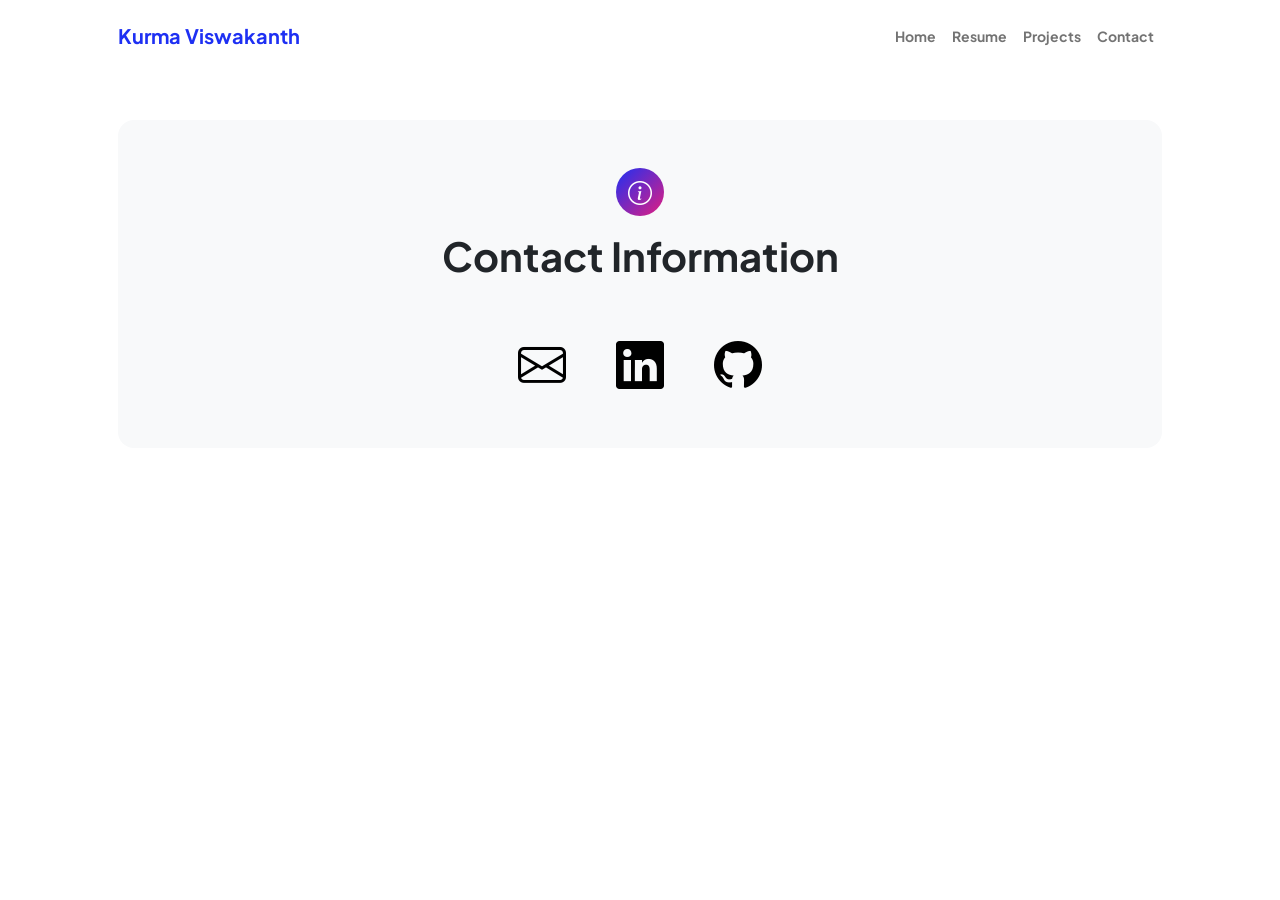
<file: contact.html>
<!DOCTYPE html>
<html lang="en">
    <head>
        <meta charset="utf-8" />
        <meta name="viewport" content="width=device-width, initial-scale=1, shrink-to-fit=no" />
        <meta name="description" content />
        <meta name="author" content />
        <title>Contact</title>
        <!-- Favicon-->
        <link rel="icon" type="image/x-icon" href="assets/favicon.ico" />
        <!-- Custom Google font-->
        <link rel="preconnect" href="https://fonts.googleapis.com" />
        <link rel="preconnect" href="https://fonts.gstatic.com" crossorigin />
        <link href="https://fonts.googleapis.com/css2?family=Plus+Jakarta+Sans:wght@100;200;300;400;500;600;700;800;900&amp;display=swap" rel="stylesheet" />
        <!-- Bootstrap icons-->
        <link href="https://cdn.jsdelivr.net/npm/bootstrap-icons@1.8.1/font/bootstrap-icons.css" rel="stylesheet" />
        <!-- Core theme CSS (includes Bootstrap)-->
        <link href="css/styles.css" rel="stylesheet" />
    </head>
    <body class="d-flex flex-column">
        <main class="flex-shrink-0">
            <!-- Navigation-->
            <nav class="navbar navbar-expand-lg navbar-light bg-white py-3">
                <div class="container px-5">
                    <a class="navbar-brand" href="index.html"><span class="fw-bolder text-primary">Kurma Viswakanth</span></a>
                    <button class="navbar-toggler" type="button" data-bs-toggle="collapse" data-bs-target="#navbarSupportedContent" aria-controls="navbarSupportedContent" aria-expanded="false" aria-label="Toggle navigation"><span class="navbar-toggler-icon"></span></button>
                    <div class="collapse navbar-collapse" id="navbarSupportedContent">
                        <ul class="navbar-nav ms-auto mb-2 mb-lg-0 small fw-bolder">
                            <li class="nav-item"><a class="nav-link" href="index.html">Home</a></li>
                            <li class="nav-item"><a class="nav-link" href="resume.html">Resume</a></li>
                            <li class="nav-item"><a class="nav-link" href="projects.html">Projects</a></li>
                            <li class="nav-item"><a class="nav-link" href="contact.html">Contact</a></li>
                        </ul>
                    </div>
                </div>
            </nav>
            <section class="py-5">
                <div class="container px-5">
                    <div class="bg-light rounded-4 py-5 px-4 px-md-5">
                        <div class="text-center mb-5">
                            <div class="feature bg-primary bg-gradient-primary-to-secondary text-white rounded-5 mb-3"><i class="bi bi-info-circle"></i></div>
                            <h1 class="fw-bolder">Contact Information</h1>
                        </div>
                        <div class="row gx-5 justify-content-center">
                            <div class="col-lg-8 col-xl-6">
                                <!-- Contact Information -->
                                <div class="contact-icons" style="display: flex; justify-content: center; gap: 50px;">
                                    <a href="mailto:kviswakanth@gmail.com">
                                        <i class="bi bi-envelope"></i>
                                    </a>
                                    <a href="https://www.linkedin.com/in/kurma-viswakanth" target="_blank">
                                        <i class="bi bi-linkedin"></i>
                                    </a>
                                    <a href="https://github.com/kurmaviswakanth" target="_blank">
                                        <i class="bi bi-github"></i>
                                    </a>
                                </div>
                            </div>
                        </div>
                    </div>
                </div>
            </section>           
        <!-- Bootstrap core JS-->
        <script src="https://cdn.jsdelivr.net/npm/bootstrap@5.2.3/dist/js/bootstrap.bundle.min.js"></script>
        <!-- Core theme JS-->
        <script src="js/scripts.js"></script>
        <!-- * * * * * * * * * * * * * * * * * * * * * * * * * * * * * * * * * * * * * * * *-->
        <!-- * *                               SB Forms JS                               * *-->
        <!-- * * Activate your form at https://startbootstrap.com/solution/contact-forms * *-->
        <!-- * * * * * * * * * * * * * * * * * * * * * * * * * * * * * * * * * * * * * * * *-->
        <script src="https://cdn.startbootstrap.com/sb-forms-latest.js"></script>
    </body>
</html>
</file>
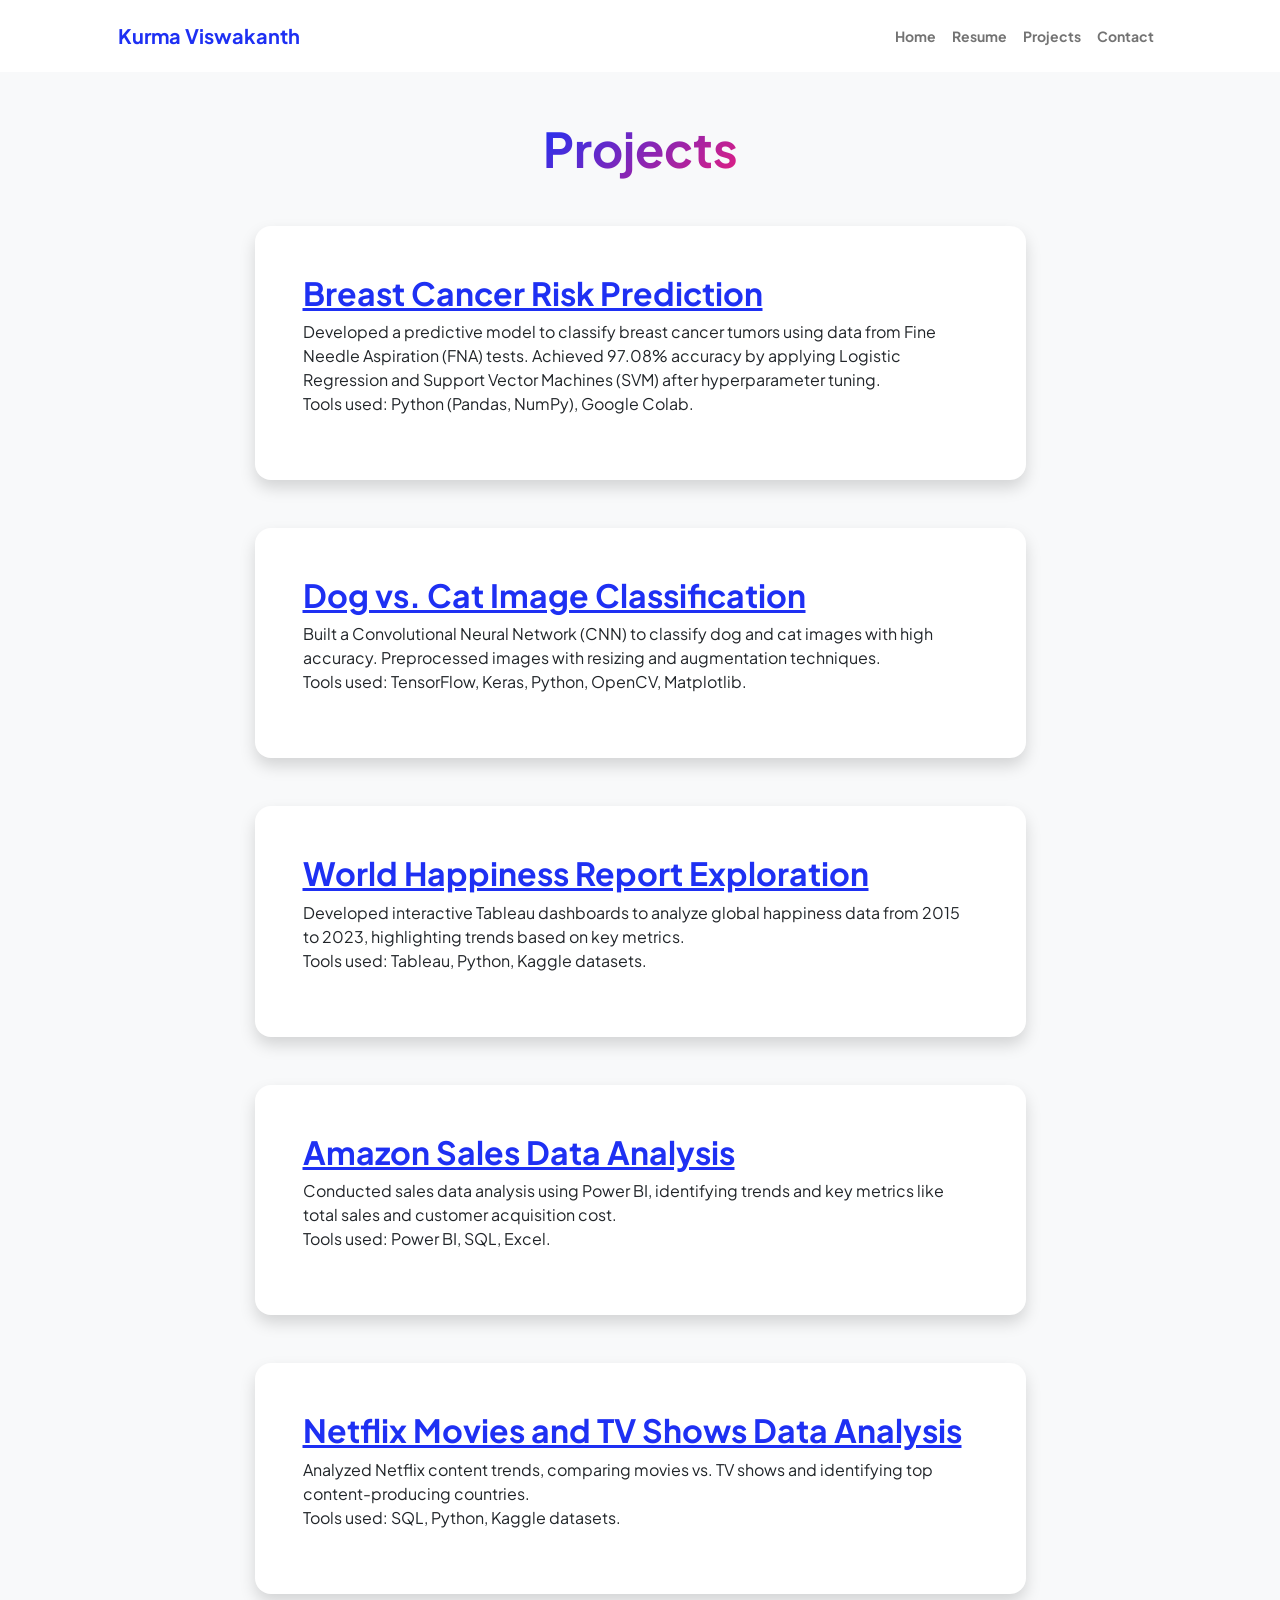
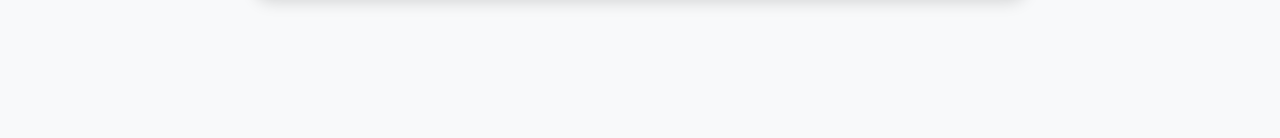
<file: projects.html>
<!DOCTYPE html>
<html lang="en">
    <head>
        <meta charset="utf-8" />
        <meta name="viewport" content="width=device-width, initial-scale=1, shrink-to-fit=no" />
        <meta name="description" content="" />
        <meta name="author" content="" />
        <title>Projects</title>
        <!-- Favicon-->
        <link rel="icon" type="image/x-icon" href="assets/favicon.ico" />
        <!-- Custom Google font-->
        <link rel="preconnect" href="https://fonts.googleapis.com" />
        <link rel="preconnect" href="https://fonts.gstatic.com" crossorigin />
        <link href="https://fonts.googleapis.com/css2?family=Plus+Jakarta+Sans:wght@100;200;300;400;500;600;700;800;900&amp;display=swap" rel="stylesheet" />
        <!-- Bootstrap icons-->
        <link href="https://cdn.jsdelivr.net/npm/bootstrap-icons@1.8.1/font/bootstrap-icons.css" rel="stylesheet" />
        <!-- Core theme CSS (includes Bootstrap)-->
        <link href="css/styles.css" rel="stylesheet" />
    </head>
    <body class="d-flex flex-column h-100 bg-light">
        <main class="flex-shrink-0">
            <!-- Navigation-->
            <nav class="navbar navbar-expand-lg navbar-light bg-white py-3">
                <div class="container px-5">
                    <a class="navbar-brand" href="index.html"><span class="fw-bolder text-primary">Kurma Viswakanth</span></a>
                    <button class="navbar-toggler" type="button" data-bs-toggle="collapse" data-bs-target="#navbarSupportedContent" aria-controls="navbarSupportedContent" aria-expanded="false" aria-label="Toggle navigation"><span class="navbar-toggler-icon"></span></button>
                    <div class="collapse navbar-collapse" id="navbarSupportedContent">
                        <ul class="navbar-nav ms-auto mb-2 mb-lg-0 small fw-bolder">
                            <li class="nav-item"><a class="nav-link" href="index.html">Home</a></li>
                            <li class="nav-item"><a class="nav-link" href="resume.html">Resume</a></li>
                            <li class="nav-item"><a class="nav-link" href="projects.html">Projects</a></li>
                            <li class="nav-item"><a class="nav-link" href="contact.html">Contact</a></li>
                        </ul>
                    </div>
                </div>
            </nav>
            <!-- Projects Section-->
            <section class="py-5">
                <div class="container px-5 mb-5">
                    <div class="text-center mb-5">
                        <h1 class="display-5 fw-bolder mb-0"><span class="text-gradient d-inline">Projects</span></h1>
                    </div>
                    <div class="row gx-5 justify-content-center">
                        <div class="col-lg-11 col-xl-9 col-xxl-8">                        
                            <!-- Project 1: Breast Cancer Risk Prediction -->
                            <div class="card overflow-hidden shadow rounded-4 border-0 mb-5">
                                <div class="card-body p-0">
                                    <div class="d-flex align-items-center">
                                        <div class="p-5">
                                            <a href="https://github.com/kurmaviswakanth/Breast-Cancer-Risk-Prediction" target="_blank" class="project-link"><h2 class="fw-bolder">Breast Cancer Risk Prediction</h2></a>                                            
                                            <p>Developed a predictive model to classify breast cancer tumors using data from Fine Needle Aspiration (FNA) tests. Achieved 97.08% accuracy by applying Logistic Regression and Support Vector Machines (SVM) after hyperparameter tuning.<br>Tools used: Python (Pandas, NumPy), Google Colab.</p>
                                        </div>
                                    </div>
                                </div>
                            </div>
                            <!-- Project 2: Dog vs. Cat Image Classification -->
                            <div class="card overflow-hidden shadow rounded-4 border-0 mb-5">
                                <div class="card-body p-0">
                                    <div class="d-flex align-items-center">
                                        <div class="p-5">
                                            <a href="https://github.com/kurmaviswakanth/Dog-vs-Cat-Image-Classification-with-CNN" target="_blank" class="project-link"><h2 class="fw-bolder">Dog vs. Cat Image Classification</h2></a>                                            
                                            <p>Built a Convolutional Neural Network (CNN) to classify dog and cat images with high accuracy. Preprocessed images with resizing and augmentation techniques. <br>Tools used: TensorFlow, Keras, Python, OpenCV, Matplotlib.</p>
                                        </div>
                                    </div>
                                </div>
                            </div>
                            <!-- Project 3: World Happiness Report Exploration -->
                            <div class="card overflow-hidden shadow rounded-4 border-0 mb-5">
                                <div class="card-body p-0">
                                    <div class="d-flex align-items-center">
                                        <div class="p-5">
                                            <a href="https://github.com/kurmaviswakanth/World-Happiness-Report-Exploration" target="_blank" class="project-link"><h2 class="fw-bolder">World Happiness Report Exploration</h2></a>                                            
                                            <p>Developed interactive Tableau dashboards to analyze global happiness data from 2015 to 2023, highlighting trends based on key metrics.<br> Tools used: Tableau, Python, Kaggle datasets.</p>
                                        </div>
                                    </div>
                                </div>
                            </div>
                            <!-- Project 4: Amazon Sales Data Analysis -->
                            <div class="card overflow-hidden shadow rounded-4 border-0 mb-5">
                                <div class="card-body p-0">
                                    <div class="d-flex align-items-center">
                                        <div class="p-5">
                                            <a href="https://github.com/kurmaviswakanth/Amazon-Sales-Data-Analysis" target="_blank" class="project-link"><h2 class="fw-bolder">Amazon Sales Data Analysis</h2></a>                                            
                                            <p>Conducted sales data analysis using Power BI, identifying trends and key metrics like total sales and customer acquisition cost.<br> Tools used: Power BI, SQL, Excel.</p>
                                        </div>
                                    </div>
                                </div>
                            </div>
                            <!-- Project 5: Netflix Movies and TV Shows Data Analysis -->
                            <div class="card overflow-hidden shadow rounded-4 border-0 mb-5">
                                <div class="card-body p-0">
                                    <div class="d-flex align-items-center">
                                        <div class="p-5">
                                            <a href="https://github.com/kurmaviswakanth/Netflix-Analysis-SQL" target="_blank" class="project-link"><h2 class="fw-bolder">Netflix Movies and TV Shows Data Analysis</h2></a>                                            
                                            <p>Analyzed Netflix content trends, comparing movies vs. TV shows and identifying top content-producing countries. <br>Tools used: SQL, Python, Kaggle datasets.</p>
                                        </div>
                                    </div>
                                </div>
                            </div>                            
                        </div>
                    </div>
                </div>
            </section>
            
        </main>        
        <!-- Bootstrap core JS-->
        <script src="https://cdn.jsdelivr.net/npm/bootstrap@5.2.3/dist/js/bootstrap.bundle.min.js"></script>
        <!-- Core theme JS-->
        <script src="js/scripts.js"></script>
    </body>
</html>
</file>
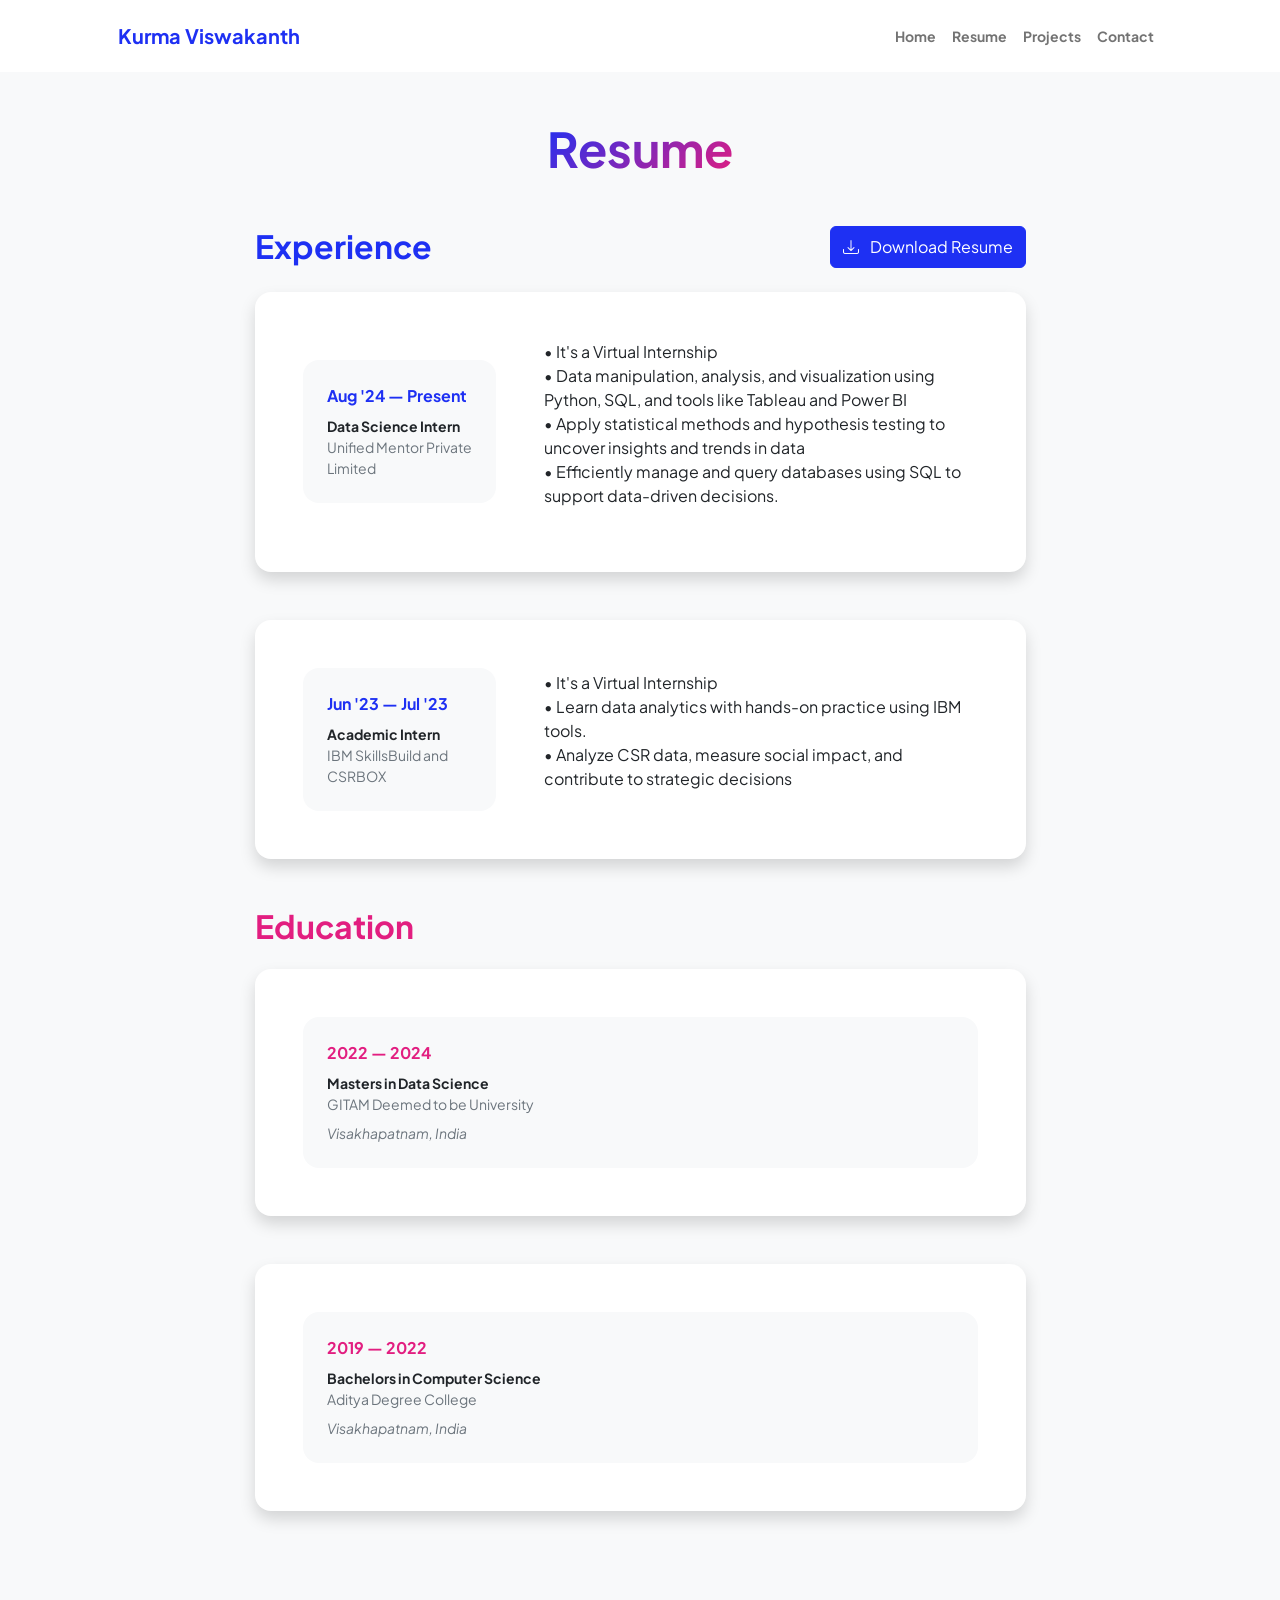
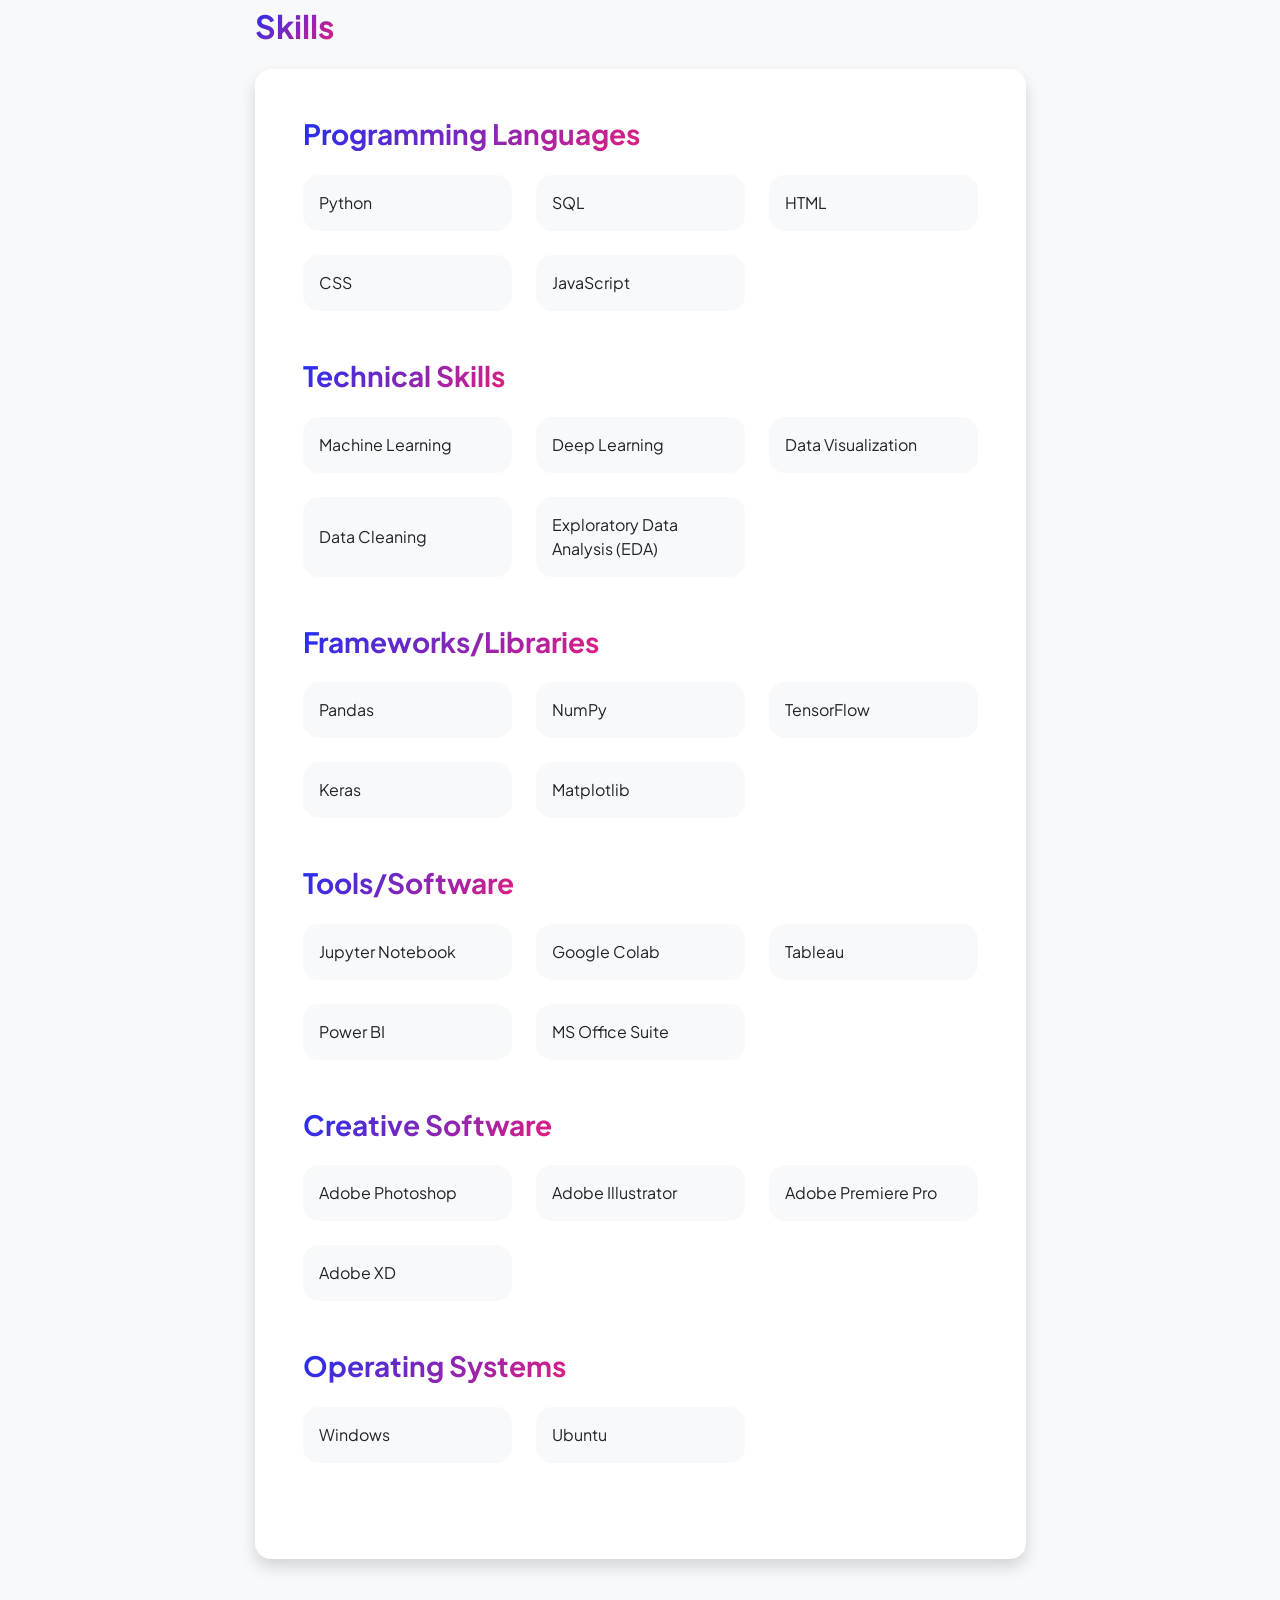
<file: resume.html>
<!DOCTYPE html>
<html lang="en">
    <head>
        <meta charset="utf-8" />
        <meta name="viewport" content="width=device-width, initial-scale=1, shrink-to-fit=no" />
        <meta name="description" content="" />
        <meta name="author" content="" />
        <title>Resume</title>
        <!-- Favicon-->
        <link rel="icon" type="image/x-icon" href="assets/favicon.ico" />
        <!-- Custom Google font-->
        <link rel="preconnect" href="https://fonts.googleapis.com" />
        <link rel="preconnect" href="https://fonts.gstatic.com" crossorigin />
        <link href="https://fonts.googleapis.com/css2?family=Plus+Jakarta+Sans:wght@100;200;300;400;500;600;700;800;900&amp;display=swap" rel="stylesheet" />
        <!-- Bootstrap icons-->
        <link href="https://cdn.jsdelivr.net/npm/bootstrap-icons@1.8.1/font/bootstrap-icons.css" rel="stylesheet" />
        <!-- Core theme CSS (includes Bootstrap)-->
        <link href="css/styles.css" rel="stylesheet" />
    </head>
    <body class="d-flex flex-column h-100 bg-light">
        <main class="flex-shrink-0">
            <!-- Navigation-->
            <nav class="navbar navbar-expand-lg navbar-light bg-white py-3">
                <div class="container px-5">
                    <a class="navbar-brand" href="index.html"><span class="fw-bolder text-primary">Kurma Viswakanth</span></a>
                    <button class="navbar-toggler" type="button" data-bs-toggle="collapse" data-bs-target="#navbarSupportedContent" aria-controls="navbarSupportedContent" aria-expanded="false" aria-label="Toggle navigation"><span class="navbar-toggler-icon"></span></button>
                    <div class="collapse navbar-collapse" id="navbarSupportedContent">
                        <ul class="navbar-nav ms-auto mb-2 mb-lg-0 small fw-bolder">
                            <li class="nav-item"><a class="nav-link" href="index.html">Home</a></li>
                            <li class="nav-item"><a class="nav-link" href="resume.html">Resume</a></li>
                            <li class="nav-item"><a class="nav-link" href="projects.html">Projects</a></li>
                            <li class="nav-item"><a class="nav-link" href="contact.html">Contact</a></li>
                        </ul>
                    </div>
                </div>
            </nav>
            <!-- Page Content-->
            <div class="container px-5 my-5">
                <div class="text-center mb-5">
                    <h1 class="display-5 fw-bolder mb-0"><span class="text-gradient d-inline">Resume</span></h1>
                </div>
                <div class="row gx-5 justify-content-center">
                    <div class="col-lg-11 col-xl-9 col-xxl-8">
                        <!-- Experience Section-->
                        <section>
                            <div class="d-flex align-items-center justify-content-between mb-4">
                                <h2 class="text-primary fw-bolder mb-0">Experience</h2>
                                <!-- Download resume button-->
                                <!-- Note: Set the link href target to a PDF file within your project-->
                                <a class="btn btn-primary px12 py-2" href="assets/Resume_Kurma-Viswakanth.pdf" download>
                                    <div class="d-inline-block bi bi-download me-2"></div>
                                    Download Resume
                                </a>
                            </div>
                            <!-- Experience Card 1-->
                            <div class="card shadow border-0 rounded-4 mb-5">
                                <div class="card-body p-5">
                                    <div class="row align-items-center gx-5">
                                        <div class="col text-center text-lg-start mb-4 mb-lg-0">
                                            <div class="bg-light p-4 rounded-4">                                        
                                                <div class="text-primary fw-bolder mb-2">Aug '24 — Present</div>
                                                <div class="small fw-bolder">Data Science Intern</div>
                                                <div class="small text-muted">Unified Mentor Private Limited</div>
                                            </div>
                                        </div>
                                        <div class="col-lg-8"><div><p>
                                            &bull; It's a Virtual Internship<br>
                                            &bull; Data manipulation, analysis, and visualization using Python, SQL, and tools like Tableau and Power BI<br>
                                            &bull; Apply statistical methods and hypothesis testing to uncover insights and trends in data<br>
                                            &bull; Efficiently manage and query databases using SQL to support data-driven decisions.
                                        </p></div></div>
                                    </div>
                                </div>
                            </div>
                            <!-- Experience Card 2-->
                            <div class="card shadow border-0 rounded-4 mb-5">
                                <div class="card-body p-5">
                                    <div class="row align-items-center gx-5">
                                        <div class="col text-center text-lg-start mb-4 mb-lg-0">
                                            <div class="bg-light p-4 rounded-4">
                                                <div class="text-primary fw-bolder mb-2">Jun '23 — Jul '23</div>
                                                <div class="small fw-bolder">Academic Intern</div>
                                                <div class="small text-muted">IBM SkillsBuild and CSRBOX</div>
                                            </div>
                                        </div>
                                        <div class="col-lg-8"><div><p>
                                            &bull; It's a Virtual Internship<br>
                                            &bull; Learn data analytics with hands-on practice using IBM tools.<br> 
                                            &bull; Analyze CSR data, measure social impact, and contribute to strategic decisions 
                                        </p></div></div>
                                    </div>
                                </div>
                            </div>
                        </section>
                        <!-- Education Section-->
                        <section>
                            <h2 class="text-secondary fw-bolder mb-4">Education</h2>
                            <!-- Education Card 1-->
                            <div class="card shadow border-0 rounded-4 mb-5">
                                <div class="card-body p-5">
                                    <div class="row align-items-center gx-5">
                                        <div class="col text-center text-lg-start mb-4 mb-lg-0">
                                            <div class="bg-light p-4 rounded-4">
                                                <div class="text-secondary fw-bolder mb-2">2022 — 2024</div>
                                                <div class="mb-2">
                                                    <div class="small fw-bolder">Masters in Data Science</div>
                                                    <div class="small text-muted">GITAM Deemed to be University</div>
                                                </div>
                                                <div class="fst-italic">
                                                    <div class="small text-muted">Visakhapatnam, India</div>
                                                </div>
                                            </div>
                                        </div>
                                        <!--div class="col-lg-8"><div>Lorem ipsum dolor sit amet consectetur adipisicing elit. Delectus laudantium, voluptatem quis repellendus eaque sit animi illo ipsam amet officiis corporis sed aliquam non voluptate corrupti excepturi maxime porro fuga.</div></div-->
                                    </div>
                                </div>
                            </div>
                            <!-- Education Card 2-->
                            <div class="card shadow border-0 rounded-4 mb-5">
                                <div class="card-body p-5">
                                    <div class="row align-items-center gx-5">
                                        <div class="col text-center text-lg-start mb-4 mb-lg-0">
                                            <div class="bg-light p-4 rounded-4">
                                                <div class="text-secondary fw-bolder mb-2">2019 — 2022</div>
                                                <div class="mb-2">
                                                    <div class="small fw-bolder">Bachelors in Computer Science</div>
                                                    <div class="small text-muted">Aditya Degree College</div>
                                                </div>
                                                <div class="fst-italic">
                                                    <div class="small text-muted">Visakhapatnam, India</div>
                                                </div>
                                            </div>
                                        </div>
                                        <!--div class="col-lg-8"><div>Lorem ipsum dolor sit amet consectetur adipisicing elit. Delectus laudantium, voluptatem quis repellendus eaque sit animi illo ipsam amet officiis corporis sed aliquam non voluptate corrupti excepturi maxime porro fuga.</div></div-->
                                    </div>
                                </div>
                            </div>
                        </section>
                        <!-- Divider-->
                        <div class="pb-5"></div>
                        <!-- Skills Section-->                        
                        <section>
                            <h2 class="text-secondary fw-bolder mb-4"><span class="text-gradient d-inline">Skills</span></h2>
                        <section>
                            <!-- Skillset Card-->
                            <div class="card shadow border-0 rounded-4 mb-5">
                                <div class="card-body p-5">
                                    <!-- Programming Languages-->
                                    <div class="mb-5">
                                        <div class="d-flex align-items-center mb-4">
                                            <h3 class="fw-bolder mb-0"><span class="text-gradient d-inline">Programming Languages</span></h3>
                                        </div>
                                        <div class="row row-cols-1 row-cols-md-3 mb-4">
                                            <div class="col mb-4 mb-md-0"><div class="d-flex align-items-center bg-light rounded-4 p-3 h-100">Python</div></div>
                                            <div class="col mb-4 mb-md-0"><div class="d-flex align-items-center bg-light rounded-4 p-3 h-100">SQL</div></div>
                                            <div class="col"><div class="d-flex align-items-center bg-light rounded-4 p-3 h-100"> HTML</div></div>
                                        </div>
                                        <div class="row row-cols-1 row-cols-md-3">
                                            <div class="col mb-4 mb-md-0"><div class="d-flex align-items-center bg-light rounded-4 p-3 h-100">CSS</div></div>
                                            <div class="col mb-4 mb-md-0"><div class="d-flex align-items-center bg-light rounded-4 p-3 h-100">JavaScript</div></div>
                                        </div>
                                    </div>
                                    <!-- Technical Skills-->
                                    <div class="mb-5">
                                        <div class="d-flex align-items-center mb-4">
                                            <h3 class="fw-bolder mb-0"><span class="text-gradient d-inline">Technical Skills</span></h3>
                                        </div>
                                        <div class="row row-cols-1 row-cols-md-3 mb-4">
                                            <div class="col mb-4 mb-md-0"><div class="d-flex align-items-center bg-light rounded-4 p-3 h-100">Machine Learning</div></div>
                                            <div class="col mb-4 mb-md-0"><div class="d-flex align-items-center bg-light rounded-4 p-3 h-100">Deep Learning</div></div>
                                            <div class="col"><div class="d-flex align-items-center bg-light rounded-4 p-3 h-100">Data Visualization</div></div>
                                        </div>
                                        <div class="row row-cols-1 row-cols-md-3">
                                            <div class="col mb-4 mb-md-0"><div class="d-flex align-items-center bg-light rounded-4 p-3 h-100">Data Cleaning</div></div>
                                            <div class="col mb-4 mb-md-0"><div class="d-flex align-items-center bg-light rounded-4 p-3 h-100">Exploratory Data Analysis (EDA)</div></div>
                                        </div>
                                    </div>
                                    <!-- Frameworks/Libraries-->
                                    <div class="mb-5">
                                        <div class="d-flex align-items-center mb-4">
                                            <h3 class="fw-bolder mb-0"><span class="text-gradient d-inline">Frameworks/Libraries</span></h3>
                                        </div>
                                        <div class="row row-cols-1 row-cols-md-3 mb-4">
                                            <div class="col mb-4 mb-md-0"><div class="d-flex align-items-center bg-light rounded-4 p-3 h-100">Pandas</div></div>
                                            <div class="col mb-4 mb-md-0"><div class="d-flex align-items-center bg-light rounded-4 p-3 h-100">NumPy</div></div>
                                            <div class="col"><div class="d-flex align-items-center bg-light rounded-4 p-3 h-100">TensorFlow</div></div>
                                        </div>
                                        <div class="row row-cols-1 row-cols-md-3">
                                            <div class="col mb-4 mb-md-0"><div class="d-flex align-items-center bg-light rounded-4 p-3 h-100">Keras</div></div>
                                            <div class="col mb-4 mb-md-0"><div class="d-flex align-items-center bg-light rounded-4 p-3 h-100">Matplotlib</div></div>
                                        </div>
                                    </div>
                                    <!-- Tools/Software-->
                                    <div class="mb-5">
                                        <div class="d-flex align-items-center mb-4">
                                            <h3 class="fw-bolder mb-0"><span class="text-gradient d-inline">Tools/Software</span></h3>
                                        </div>
                                        <div class="row row-cols-1 row-cols-md-3 mb-4">
                                            <div class="col mb-4 mb-md-0"><div class="d-flex align-items-center bg-light rounded-4 p-3 h-100">Jupyter Notebook</div></div>
                                            <div class="col mb-4 mb-md-0"><div class="d-flex align-items-center bg-light rounded-4 p-3 h-100">Google Colab</div></div>
                                            <div class="col"><div class="d-flex align-items-center bg-light rounded-4 p-3 h-100">Tableau</div></div>
                                        </div>
                                        <div class="row row-cols-1 row-cols-md-3">
                                            <div class="col mb-4 mb-md-0"><div class="d-flex align-items-center bg-light rounded-4 p-3 h-100">Power BI</div></div>
                                            <div class="col mb-4 mb-md-0"><div class="d-flex align-items-center bg-light rounded-4 p-3 h-100">MS Office Suite</div></div>
                                        </div>
                                    </div>
                                    <!-- Creative Software-->
                                    <div class="mb-5">
                                        <div class="d-flex align-items-center mb-4">
                                            <h3 class="fw-bolder mb-0"><span class="text-gradient d-inline">Creative Software</span></h3>
                                        </div>
                                        <div class="row row-cols-1 row-cols-md-3 mb-4">
                                            <div class="col mb-4 mb-md-0"><div class="d-flex align-items-center bg-light rounded-4 p-3 h-100">Adobe Photoshop</div></div>
                                            <div class="col mb-4 mb-md-0"><div class="d-flex align-items-center bg-light rounded-4 p-3 h-100">Adobe Illustrator</div></div>
                                            <div class="col"><div class="d-flex align-items-center bg-light rounded-4 p-3 h-100"> Adobe Premiere Pro</div></div>
                                        </div>
                                        <div class="row row-cols-1 row-cols-md-3">
                                            <div class="col mb-4 mb-md-0"><div class="d-flex align-items-center bg-light rounded-4 p-3 h-100">Adobe XD</div></div>
                                        </div>
                                    </div>
                                    <!-- Operating Systems-->
                                    <div class="mb-5">
                                        <div class="d-flex align-items-center mb-4">
                                            <h3 class="fw-bolder mb-0"><span class="text-gradient d-inline">Operating Systems</span></h3>
                                        </div>
                                        <div class="row row-cols-1 row-cols-md-3 mb-4">
                                            <div class="col mb-4 mb-md-0"><div class="d-flex align-items-center bg-light rounded-4 p-3 h-100">Windows</div></div>
                                            <div class="col mb-4 mb-md-0"><div class="d-flex align-items-center bg-light rounded-4 p-3 h-100">Ubuntu</div></div>
                                        </div>
                                    </div>                                    
                                </div>
                            </div>
                        </section>
                    </div>
                </div>
            </div>
        </main>        
        <!-- Bootstrap core JS-->
        <script src="https://cdn.jsdelivr.net/npm/bootstrap@5.2.3/dist/js/bootstrap.bundle.min.js"></script>
        <!-- Core theme JS-->
        <script src="js/scripts.js"></script>
    </body>
</html>
</file>
